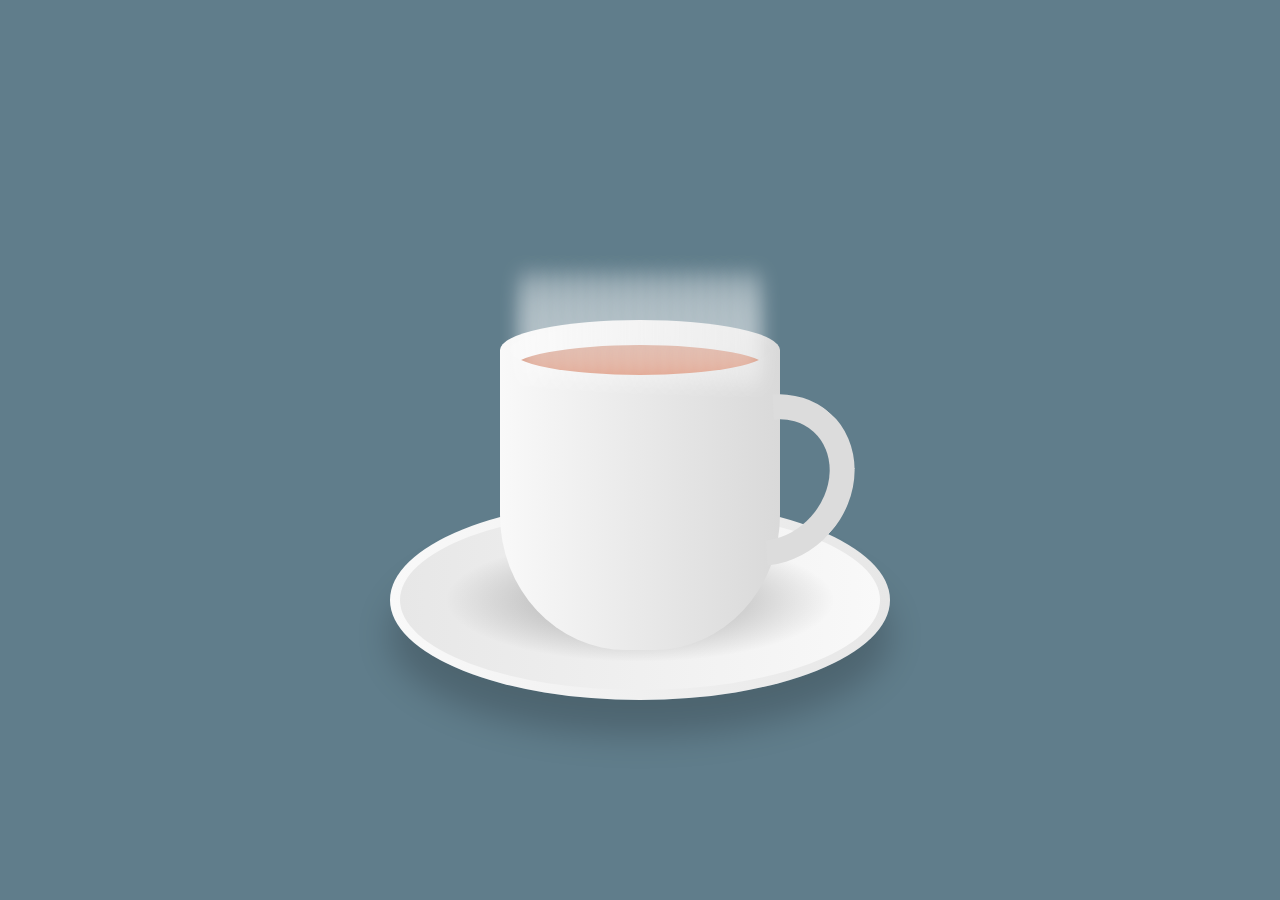
<file: 1-hot-tea-cup/index.html>
<!DOCTYPE html>
<html lang="en">
<head>
    <meta charset="UTF-8">
    <meta name="viewport" content="width=device-width, initial-scale=1.0">
    <title>Animated Tea Cup | CSS Animation</title>
    <link rel="stylesheet" href="style.css">
</head>
<body>
    <div class="container">
        <div class="plate"></div>
        <div class="cup">
            <div class="top">
                <div class="vapour">
                    <span style="--i:1;"></span>
                    <span style="--i:3;"></span>
                    <span style="--i:16;"></span>
                    <span style="--i:5;"></span>
                    <span style="--i:13;"></span>
                    <span style="--i:6;"></span>
                    <span style="--i:7;"></span>
                    <span style="--i:10;"></span>
                    <span style="--i:8;"></span>
                    <span style="--i:17;"></span>
                    <span style="--i:11;"></span>
                    <span style="--i:12;"></span>
                    <span style="--i:18;"></span>
                    <span style="--i:14;"></span>
                    <span style="--i:2;"></span>
                    <span style="--i:9;"></span>
                    <span style="--i:15;"></span>
                    <span style="--i:4;"></span>
                    <span style="--i:19;"></span>
                    <span style="--i:20;"></span>
                </div>
                <div class="circle">
                    <div class="tea"> </div>
                </div>
            </div>
            <div class="handle"></div>
        </div>
    </div>
</body>
</html>
</file>
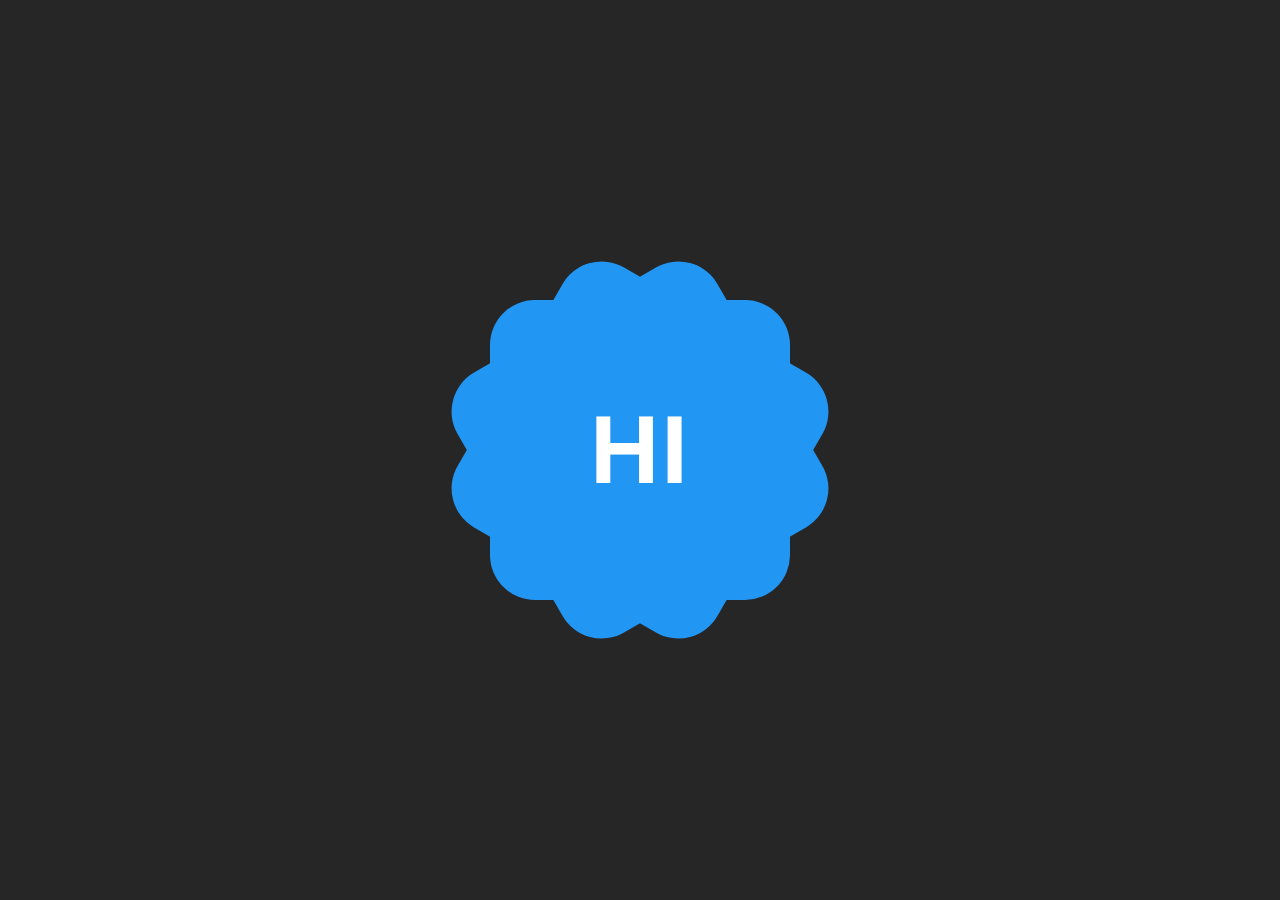
<file: 10-css-creative-div-shape/index.html>
<!DOCTYPE html>
<html lang="en">
<head>
    <meta charset="UTF-8">
    <meta name="viewport" content="width=device-width, initial-scale=1.0">
    <title>Creative Div Shape with Cool Hover Effects</title>
    <link rel="stylesheet" href="styles.css">
</head>
<body>
    <div class="box">
        <h1>Hi</h1>
    </div>
</body>
</html>
</file>
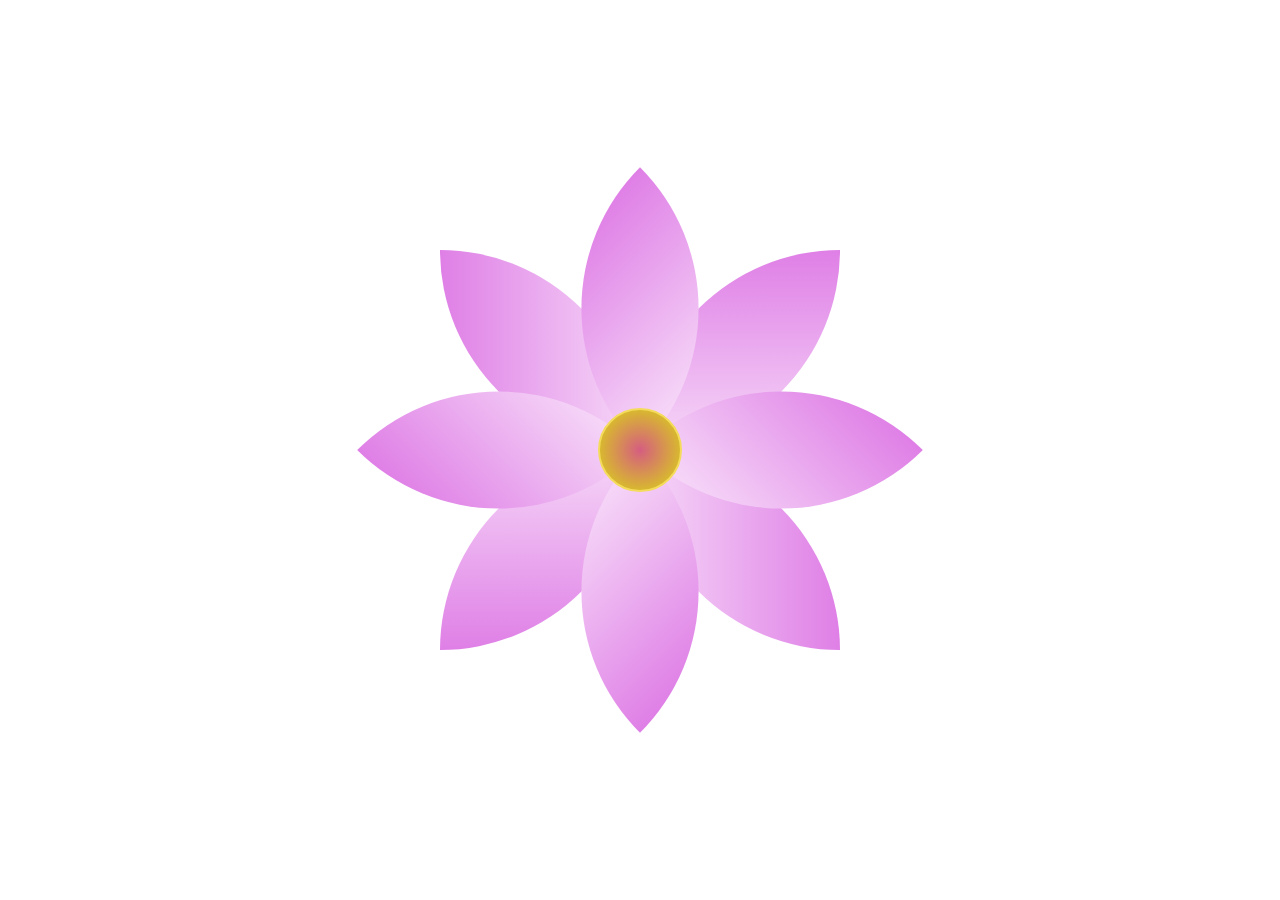
<file: 11-flower-shape/index.html>
<!DOCTYPE html>
<html lang="en">
<head>
    <meta charset="UTF-8">
    <meta name="viewport" content="width=device-width, initial-scale=1.0">
    <title>Flower Shape Css</title>
    <link rel="stylesheet" href="styles.css">
</head>
<body>
    <div class="wrapper">
        <div class="first-layer">
            <div class="leaf one"></div>
            <div class="leaf two"></div>
            <div class="leaf three"></div>
            <div class="leaf four"></div>
        </div>
        <div class="second-layer">
            <div class="leaf one"></div>
            <div class="leaf two"></div>
            <div class="leaf three"></div>
            <div class="leaf four"></div>
        </div>
        <div class="circle"></div>
    </div>
</body>
</html>
</file>
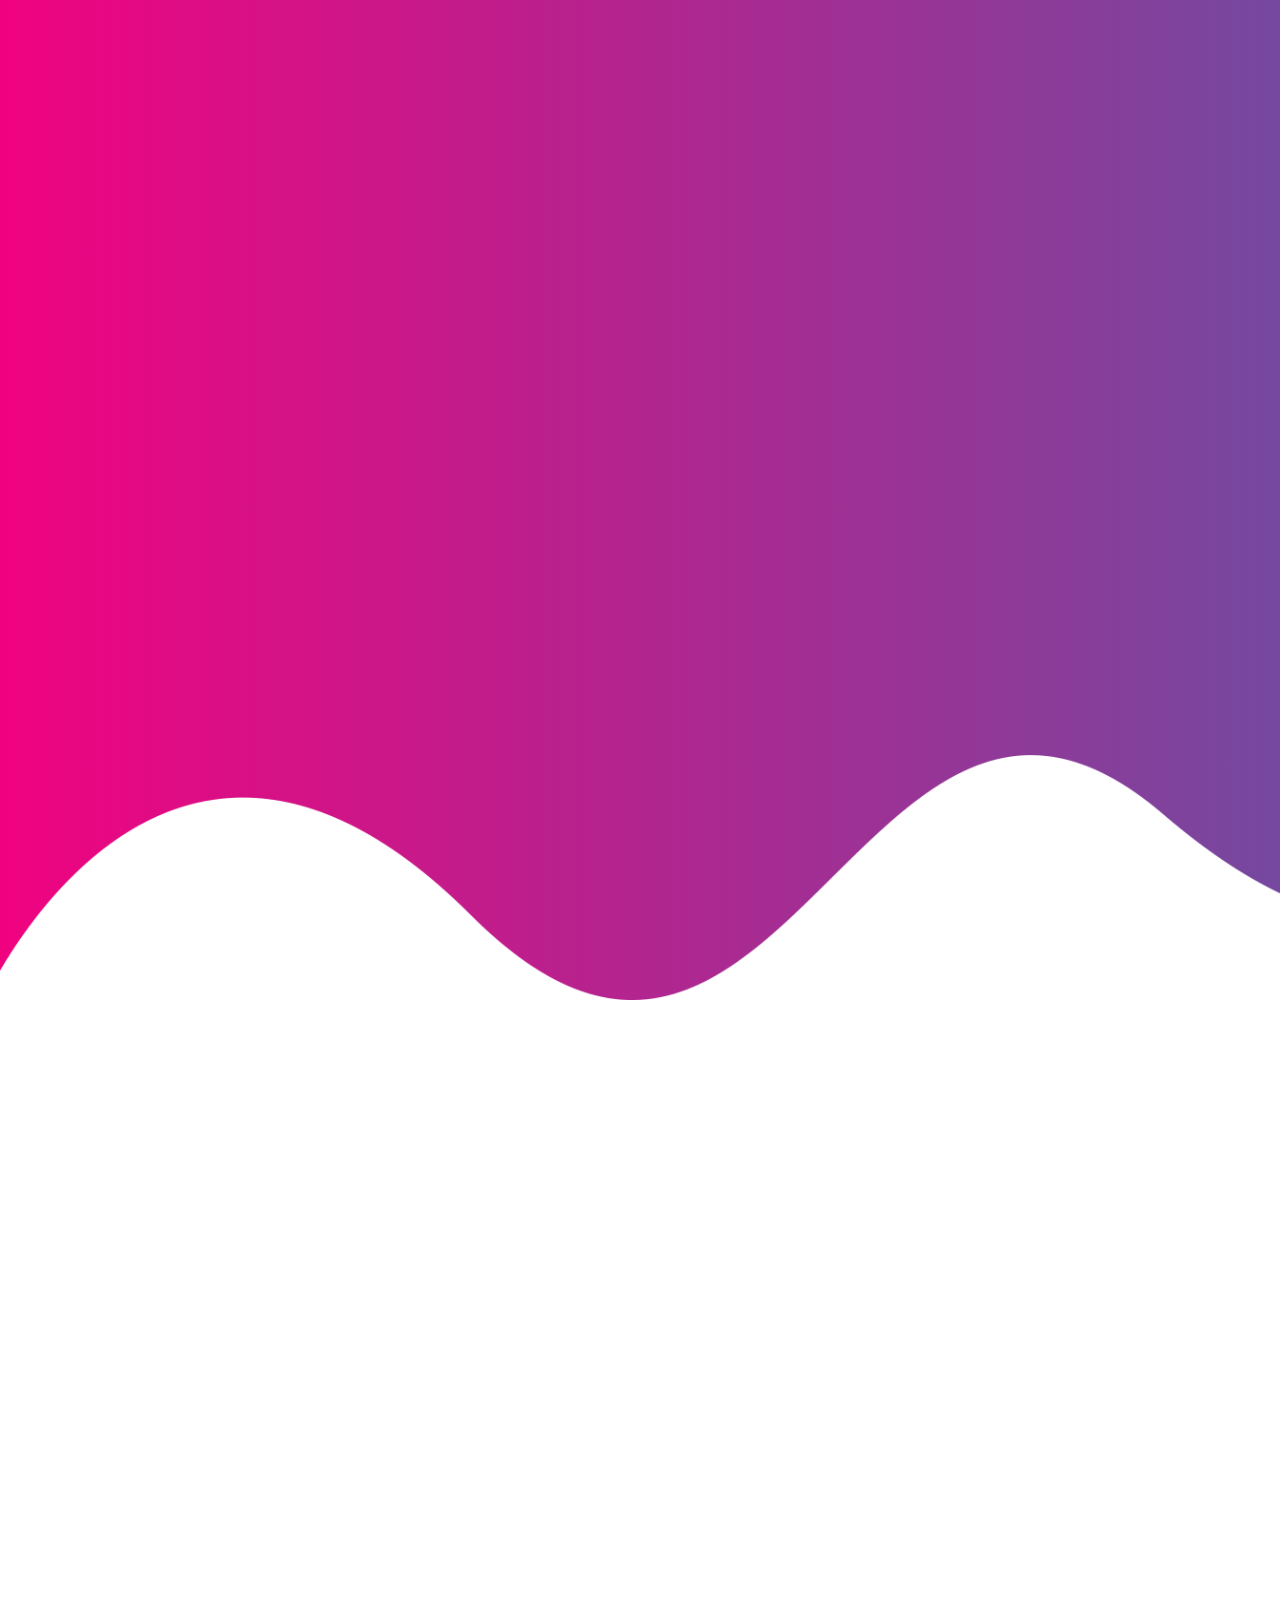
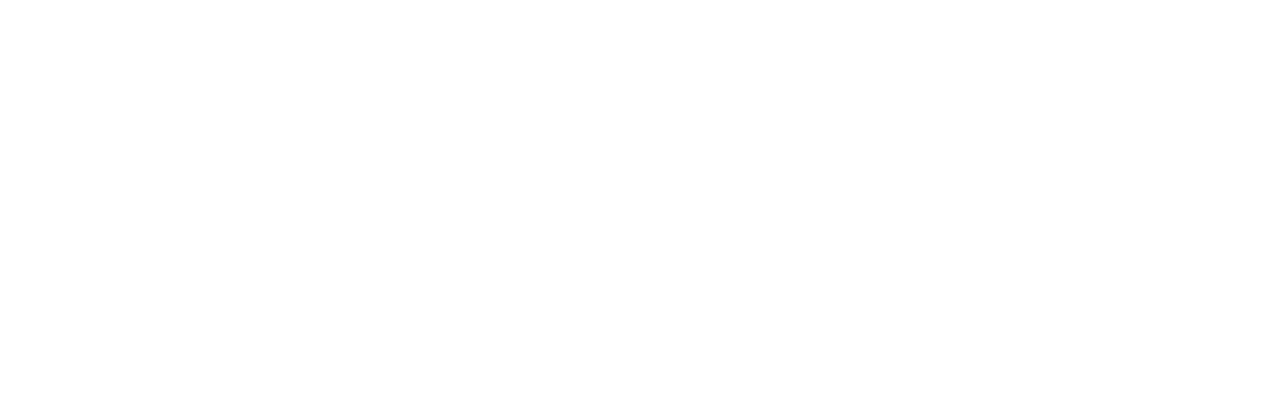
<file: 12-wavy-background/index.html>
<!DOCTYPE html>
<html lang="en">
<head>
    <meta charset="UTF-8">
    <meta name="viewport" content="width=device-width, initial-scale=1.0">
    <title>Wavy Background</title>
    <link rel="stylesheet" href="styles.css">
</head>
<body>
    <section class="wave"></section>
    <section></section>
</body>
</html>
</file>
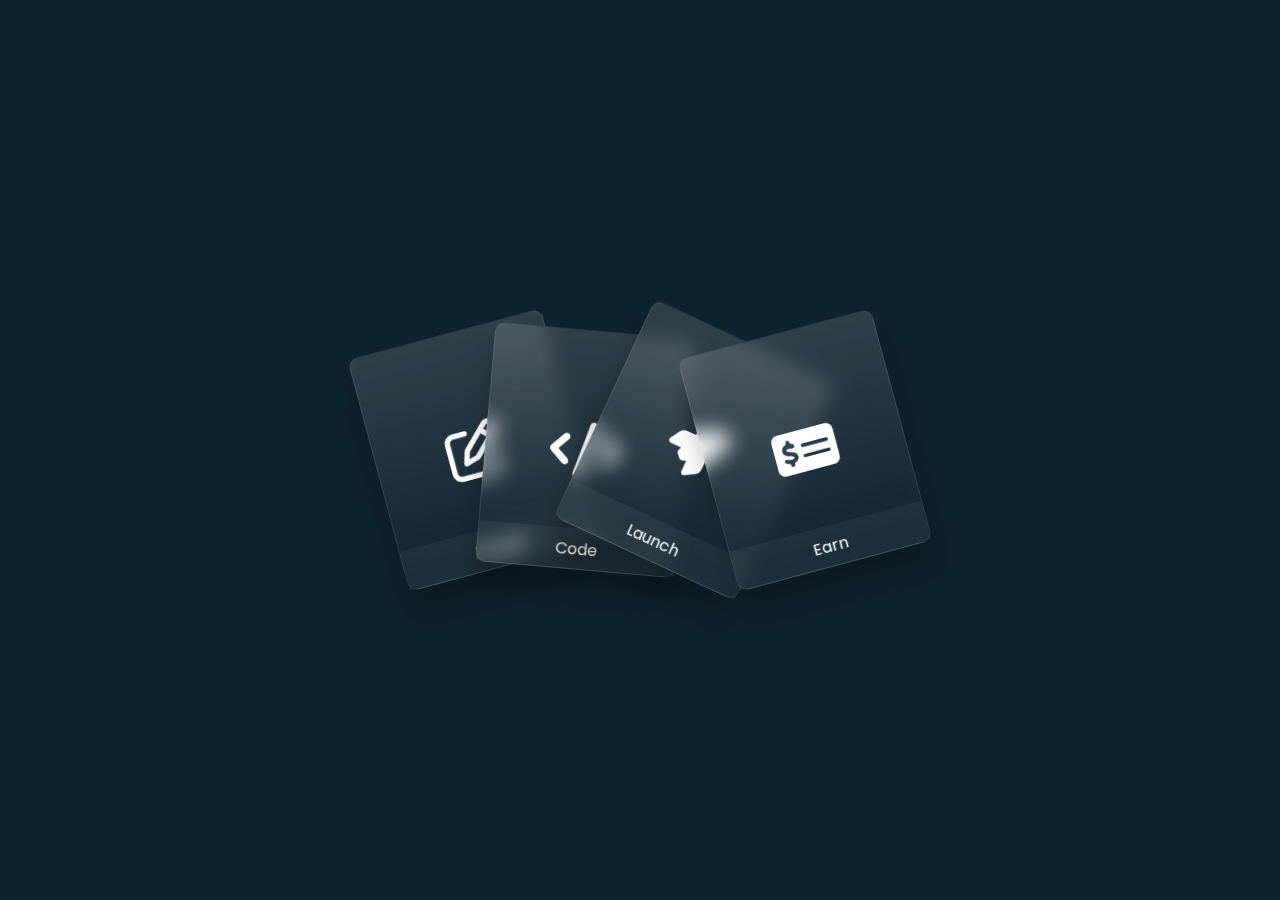
<file: 2-glassmorphism-cards-hover-effects/index.html>
<!DOCTYPE html>
<html lang="en">
<head>
    <meta charset="UTF-8">
    <meta name="viewport" content="width=device-width, initial-scale=1.0">
    <title>Glassmorphism Cards Hover Effects</title>
    <link rel="stylesheet" href="https://cdnjs.cloudflare.com/ajax/libs/font-awesome/6.7.2/css/all.min.css" integrity="sha512-Evv84Mr4kqVGRNSgIGL/F/aIDqQb7xQ2vcrdIwxfjThSH8CSR7PBEakCr51Ck+w+/U6swU2Im1vVX0SVk9ABhg==" crossorigin="anonymous" referrerpolicy="no-referrer" />
    <link rel="stylesheet" href="./style.css">
</head>
<body>
    <div class="container">
        <div class="glass" style="--r:-15;" data-text="Design">
            <i class="fa-regular fa-pen-to-square"></i>
        </div>
        <div class="glass" style="--r:5;" data-text="Code">
            <i class="fa-solid fa-code"></i>
        </div>
        <div class="glass" style="--r:25;" data-text="Launch">
            <i class="fa-solid fa-rocket"></i>
        </div>
        <div class="glass" style="--r:-15;" data-text="Earn">
            <i class="fa-solid fa-money-check-dollar"></i>
        </div>
    </div>
</body>
</html>
</file>
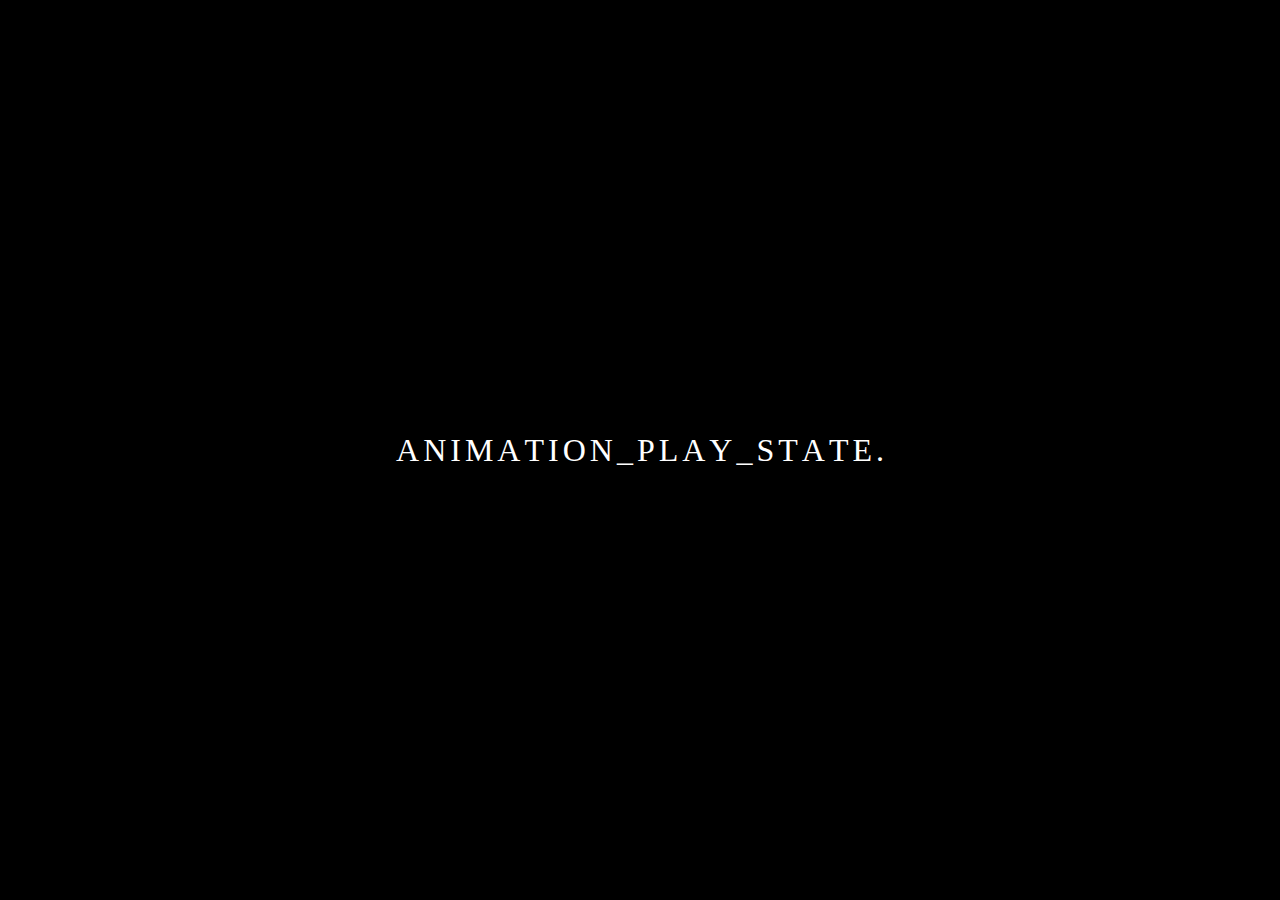
<file: 3-animation-play-state/index.html>
<!DOCTYPE html>
<html lang="en">
<head>
    <meta charset="UTF-8">
    <meta name="viewport" content="width=device-width, initial-scale=1.0">
    <title>Animation Play State Property</title>
    <link rel="stylesheet" href="style.css">
</head>
<body>
    <div class="loader">
        <span style="--i:1;">A</span>
        <span style="--i:2;">n</span>
        <span style="--i:3;">i</span>
        <span style="--i:4;">m</span>
        <span style="--i:5;">a</span>
        <span style="--i:6;">t</span>
        <span style="--i:7;">i</span>
        <span style="--i:8;">o</span>
        <span style="--i:9;">n</span>
        <span style="--i:10;">_</span>
        <span style="--i:11;">P</span>
        <span style="--i:12;">l</span>
        <span style="--i:13;">a</span>
        <span style="--i:14;">y</span>
        <span style="--i:15;">_</span>
        <span style="--i:16;">S</span>
        <span style="--i:17;">t</span>
        <span style="--i:18;">a</span>
        <span style="--i:19;">t</span>
        <span style="--i:20;">e</span>
        <span style="--i:21;">.</span>
    </div>
</body>
</html>
</file>
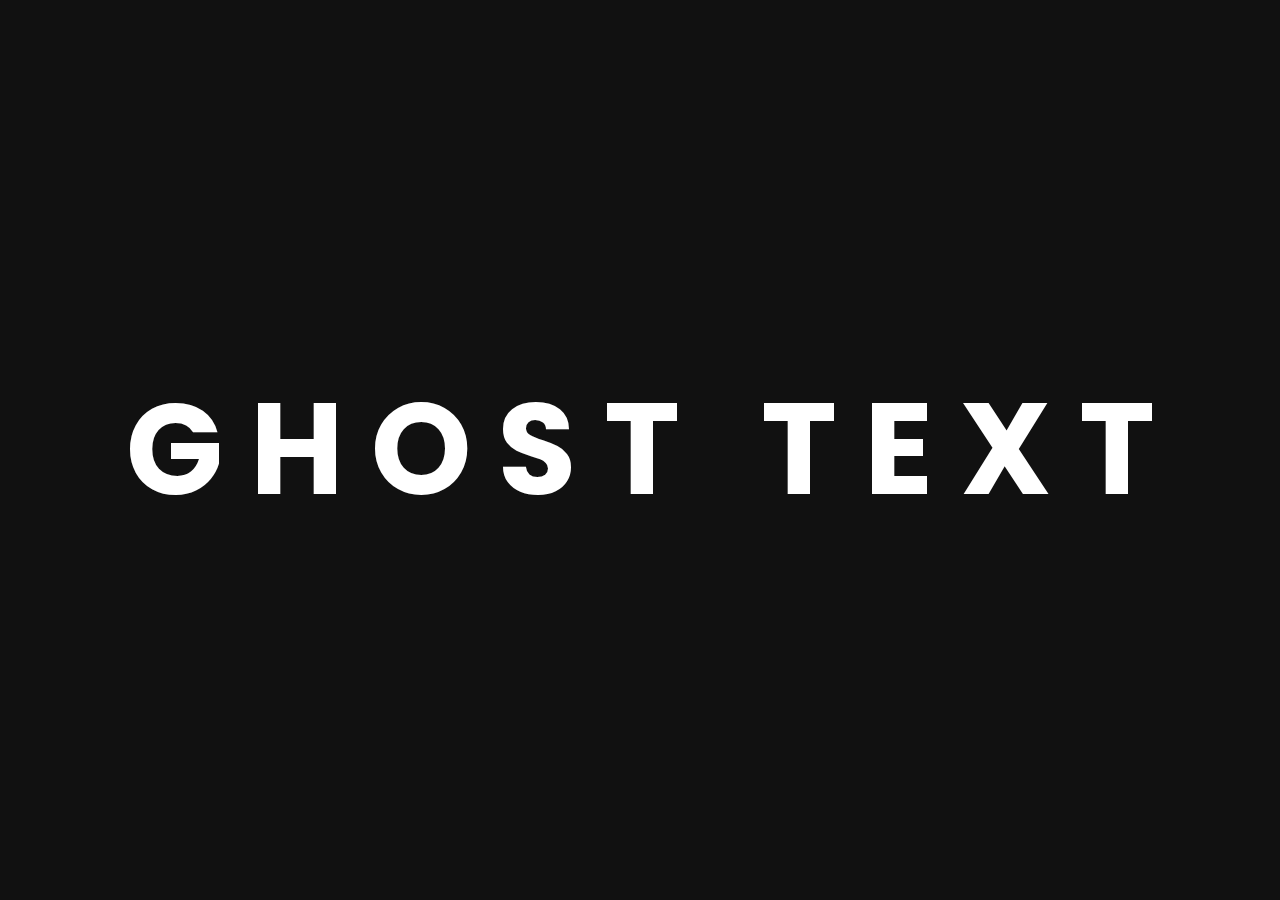
<file: 4-ghost-text/index.html>
<!DOCTYPE html>
<html lang="en">
<head>
    <meta charset="UTF-8">
    <meta name="viewport" content="width=device-width, initial-scale=1.0">
    <title>Ghost Text 2</title>
    <link rel="stylesheet" href="style.css">
</head>
<body>
    <section>
        <h2>
            <span>G</span>
            <span>h</span>
            <span>o</span>
            <span>s</span>
            <span>t&nbsp&nbsp</span>
            <span>T</span>
            <span>e</span>
            <span>x</span>
            <span>t</span>

        </h2>
    </section>
</body>
</html>
</file>
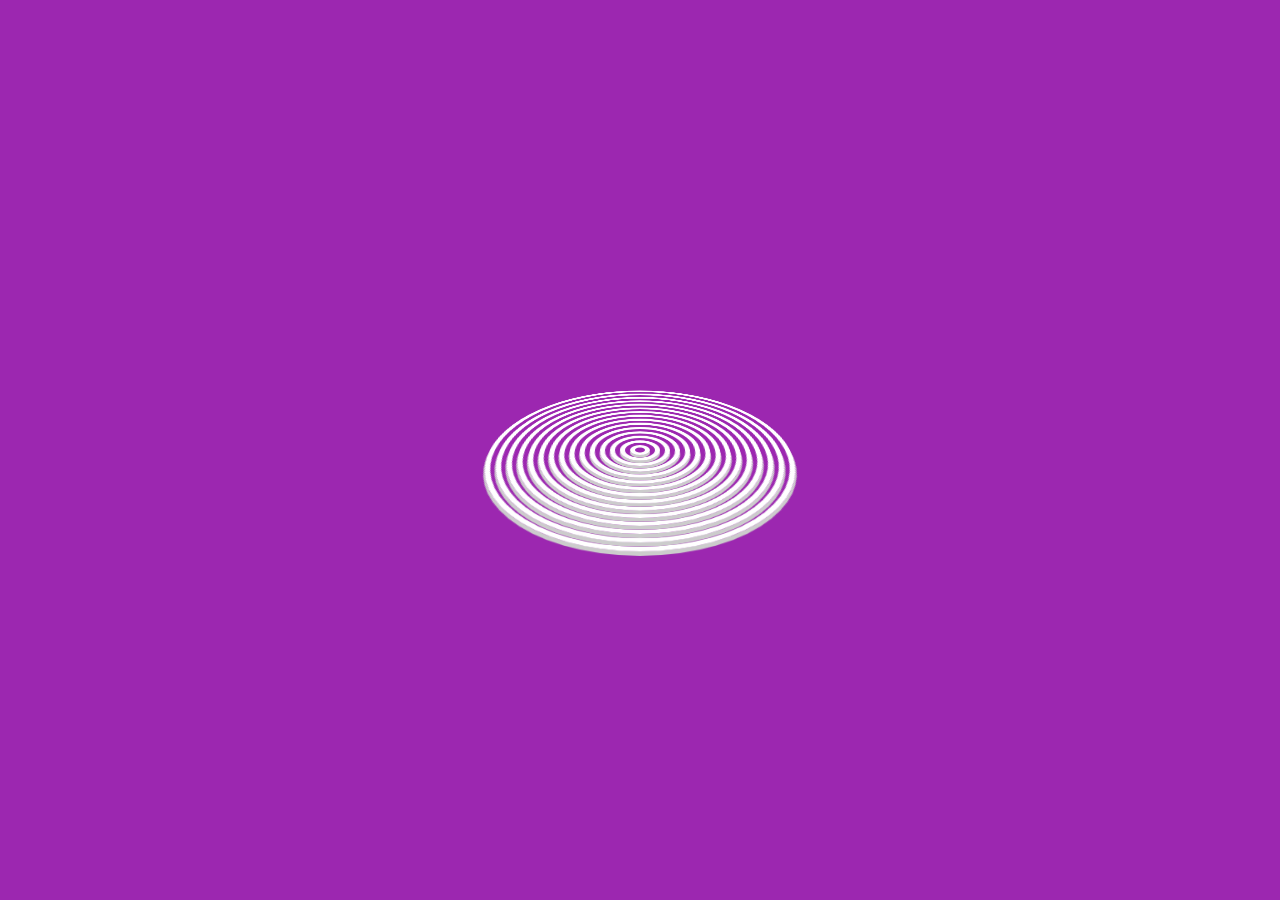
<file: 5-3d-wavy-circle-loader/index.html>
<!DOCTYPE html>
<html lang="en">
<head>
    <meta charset="UTF-8">
    <meta name="viewport" content="width=device-width, initial-scale=1.0">
    <title>3D Wavy Circle Loader Animation Effects</title>
    <link rel="stylesheet" href="styles.css">
</head>
<body>
    <div class="loader">
        <span></span>
        <span></span>
        <span></span>
        <span></span>
        <span></span>
        <span></span>
        <span></span>
        <span></span>
        <span></span>
        <span></span>
        <span></span>
        <span></span>
        <span></span>
        <span></span>
        <span></span>
    </div>
</body>
</html>
</file>
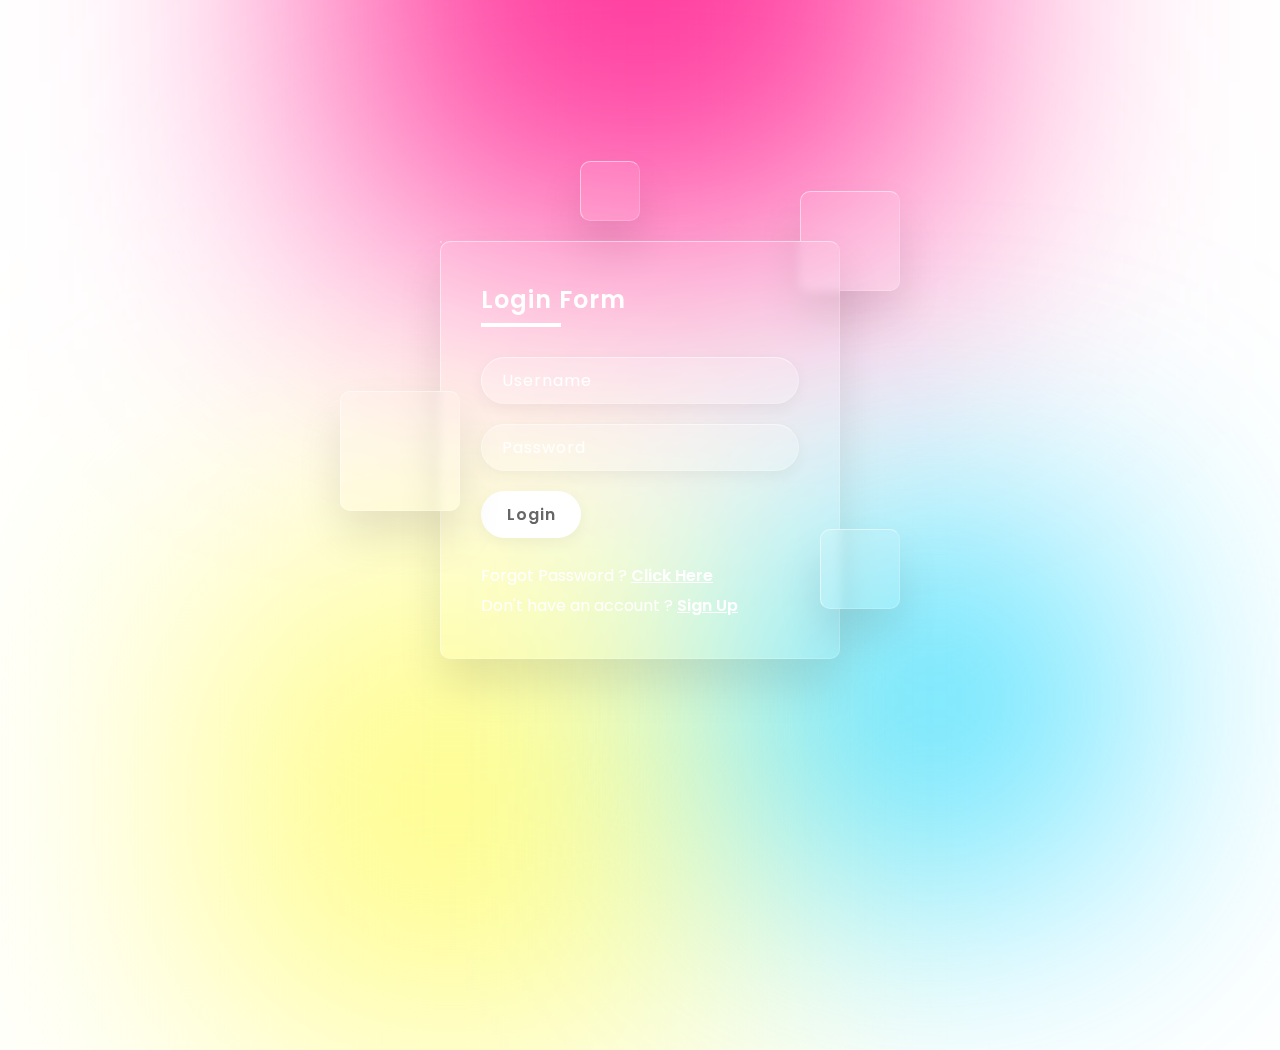
<file: 6-glassmorphism-login-form/index.html>
<!DOCTYPE html>
<html lang="en">
<head>
    <meta charset="UTF-8">
    <meta name="viewport" content="width=device-width, initial-scale=1.0">
    <title>Glassmorphism Login Form</title>
    <link rel="stylesheet" href="styles.css">
</head>
<body>
    <section>
        <div class="color"></div>
        <div class="color"></div>
        <div class="color"></div>
        <div class="box">
            <div class="square" style="--i:0;"></div>
            <div class="square" style="--i:1;"></div>
            <div class="square" style="--i:2;"></div>
            <div class="square" style="--i:3;"></div>
            <div class="square" style="--i:4;"></div>
            <div class="container">
                <div class="form">
                    <h2>Login Form</h2>
                    <form action="">
                        <div class="inputBox">
                            <input type="text" placeholder="Username">
                        </div>
                        <div class="inputBox">
                            <input type="password" placeholder="Password">
                        </div>
                        <div class="inputBox">
                            <input type="submit" value="Login">
                        </div>
                        <p class="forget">Forgot Password ? <a href="#">Click Here</a></p>
                        <p class="forget">Don't have an account ? <a href="#">Sign Up</a></p>
                    </form>
                </div>
            </div>
        </div>
    </section>
</body>
</html>
</file>
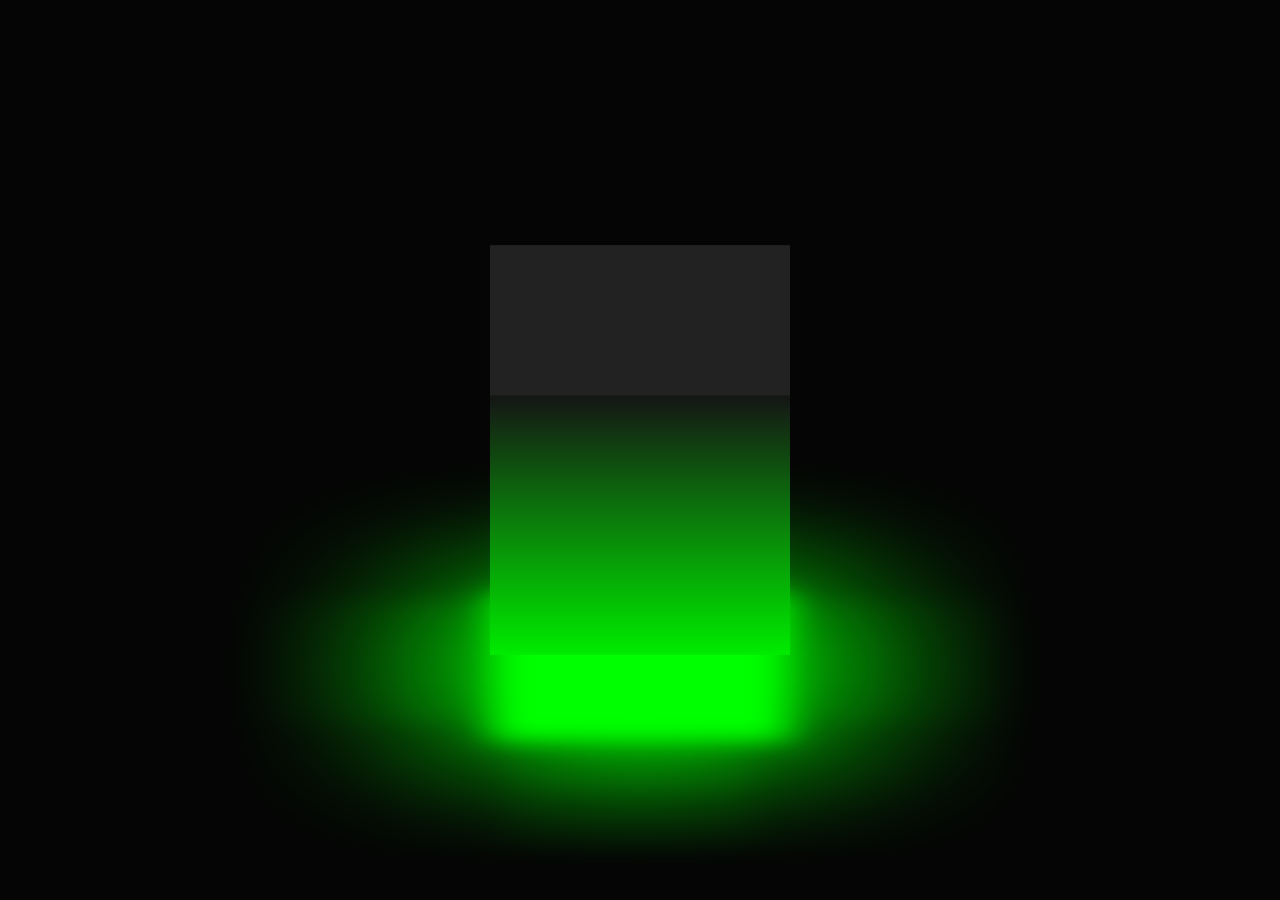
<file: 7-3d-glowing-cube/index.html>
<!DOCTYPE html>
<html lang="en">
<head>
    <meta charset="UTF-8">
    <meta name="viewport" content="width=device-width, initial-scale=1.0">
    <title>3d Glowing Cube</title>
    <link rel="stylesheet" href="styles.css">
</head>
<body>
    <div class="cube">
        <div class="top"></div>
        <div>
            <span style="--i:0;"></span>
            <span style="--i:1;"></span>
            <span style="--i:2;"></span>
            <span style="--i:3;"></span>
        </div>
    </div>
</body>
</html>
</file>
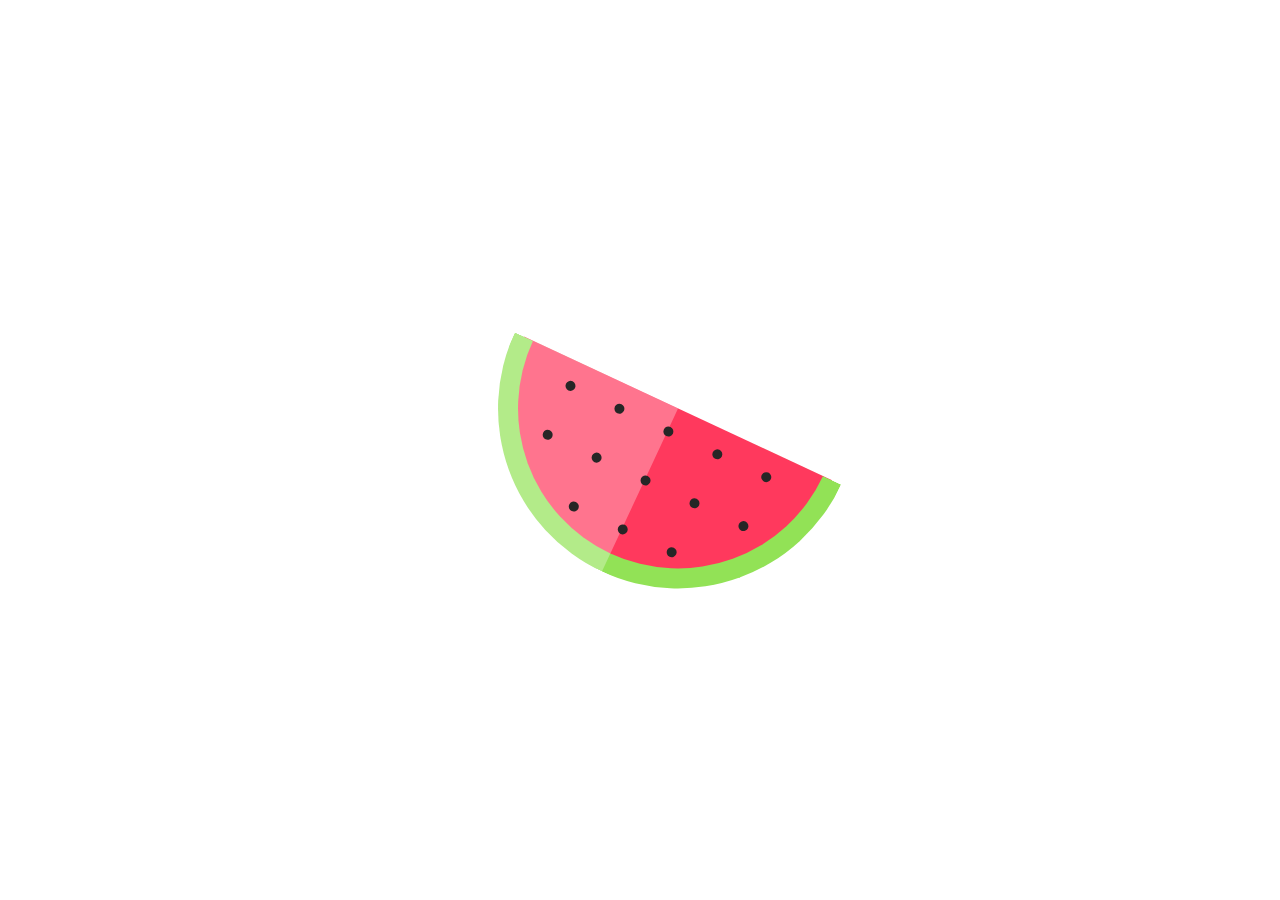
<file: 9-watermelon-shape/index.html>
<!DOCTYPE html>
<html lang="en">
<head>
    <meta charset="UTF-8">
    <meta name="viewport" content="width=device-width, initial-scale=1.0">
    <title>Watermelon Shape</title>
    <link rel="stylesheet" href="styles.css">
</head>
<body>
    <div class="shape">
        <span></span>
        <span></span>
        <span></span>
        <span></span>
        <span></span>
        <span></span>
        <span></span>
        <span></span>
        <span></span>
        <span></span>
        <span></span>
        <span></span>
        <span></span>
        <span></span>
        <span></span>
        <span></span>
    </div>
</body>
</html>
</file>
<file: 1-hot-tea-cup/style.css>
*{
    margin: 0;
    padding: 0;
    box-sizing: border-box;
}

body{
    display: flex;
    justify-content: center;
    align-items: center;
    min-height: 100vh;
    background: #607d8b;
}

.container{
    position: relative;
    top: 50px;
}

.cup {
    position: relative;
    width: 280px;
    height: 300px;
    background-image: linear-gradient(to right, #f9f9f9, #d9d9d9);
    border-bottom-left-radius: 45%;
    border-bottom-right-radius: 45%;
}

.top {
    position: absolute;
    top: -30px;
    left: 0;
    width: 100%;
    height: 60px;
    background-image: linear-gradient(to right, #f9f9f9, #d9d9d9);
    border-radius: 50%;
}

.circle{
    position: absolute;
    top:5px;
    left: 10px;
    width: calc(100% - 20px);
    height: 50px;
    background-image: linear-gradient(to right, #f9f9f9, #d9d9d9);
    border-radius: 50%;
    box-sizing: border-box;
    overflow: hidden;
}

.tea {
    position: absolute;
    top: 20px;
    left: 0;
    width: 100%;
    height: 100%;
    background-image: linear-gradient(#c57e65,#e28462);
    border-radius: 50%;
}

.handle {
    position: absolute;
    right: -70px;
    top: 40px;
    width: 160px;
    height: 180px;
    border: 25px solid #dcdcdc;
    border-left: 25px solid transparent;
    border-bottom: 25px solid transparent;
    border-radius: 50%;
    transform: rotate(42deg);
}

.plate {
    position: absolute;
    bottom: -50px;
    left: 50%;
    transform: translateX(-50%);
    width: 500px;
    height: 200px;
    background-image: linear-gradient(to right, #f9f9f9, #e7e7e7);
    border-radius: 50%;
    box-shadow: 0 35px 35px rgba(0, 0, 0, 0.2);
}

.plate::before {
    content: '';
    position:absolute;
    top: 10px;
    left: 10px;
    right: 10px;
    bottom: 10px;
    border-radius: 50%;
    background-image: linear-gradient(to left, #f9f9f9, #e7e7e7);
}

.plate::after {
    content: '';
    position:absolute;
    top: 30px;
    left: 30px;
    right: 30px;
    bottom: 30px;
    background-image: radial-gradient(rgba(0, 0, 0, 0.2) 25%, transparent,transparent);
    border-radius: 50%;
}

.vapour {
    position: relative;
    display: flex;
    z-index: 1;
    padding: 0 20px;
}

.vapour span {
    position: relative;
    display: block;
    bottom: 50px;
    margin: 0 2px 50px;
    min-width: 8px;
    height: 120px;
    background: #fff;
    border-radius: 50%;
    animation: animate 5s linear infinite;
    filter: blur(10px);
    animation-delay: calc(var(--i) * -0.5s);
}

@keyframes animate {
    0% {
        transform: translateY(0) scaleX(1);
        opacity: 0;
    }
    15% {
        opacity: 1;
    }
    50% {
        transform: translateY(-150px) scaleX(5);
    }
    95% {
        opacity: 0;
    }
    100% {
        transform: translateY(-300px) scaleX(10);
    }
}
</file>
<file: 10-css-creative-div-shape/styles.css>
body {
    margin: 0;
    padding: 0;
    background-color: #262626;
}

.box {
    position: absolute;
    top: 50%;
    left: 50%;
    transform: translate(-50%, -50%);
    width: 300px;
    height: 300px;
    background: #2196f3;
    transition: .5s;
    border-radius: 45px;
}

.box::before {
    content: '';
    position: absolute;
    width: 100%;
    height: 100%;
    background: #2196f3;
    transform: rotate(30deg);
    transition: .5s;
    border-radius: 45px;

}

.box::after {
    content: '';
    position: absolute;
    width: 100%;
    height: 100%;
    background: #2196f3;
    transform: rotate(-30deg);
    transition: .5s;
    border-radius: 45px;

}

.box:hover {
    border-radius: 10px;
}

.box:hover::before {
    border-radius: 10px;
    transform: rotate(-30deg);
    background-color: #fff;
}

.box:hover::after {
    border-radius: 10px;
    transform: rotate(30deg);
    background-color: #fff;
}

h1{
    position: absolute;
    top: 50%;
    left: 50%;
    transform: translate(-50%, -50%);
    color: #fff;
    z-index: 1;
    margin: 0;
    padding: 0;
    font-size: 6em;
    font-family: sans-serif;
    letter-spacing: 2px;
    text-transform: uppercase;

}

.box:hover h1{
    color: #2196f3;
}
</file>
<file: 11-flower-shape/styles.css>
body {
    margin: 0;
    padding: 0;
    display: flex;
    justify-content: center;
    align-items: center;
    min-height: 100vh;
}

.wrapper {
    position: relative;
    width: 400px;
    height: 400px;
    perspective: preserve-3d;
    animation: animate 10s linear infinite ;
}

@keyframes animate {
    0% , 100% {
        transform: rotate(0deg) scale(0.1);
    }
    50% {
        transform: rotate(360deg) scale(0.08);

    }
}

.first-layer, .second-layer {
    width: 400px;
    height: auto;
    display: flex;
    flex-wrap: wrap;
    position: absolute;
}

.leaf {
    width: 200px;
    height: 200px;
    border-radius: 0 100%;
    background-image: linear-gradient(to right, rgb(246, 216, 248), rgb(223, 127, 230));
}

.one {
    transform: rotate(180deg);
}

.two {
    transform: rotate(270deg);
}

.three {
    transform: rotate(90deg);
}

.first-layer {
    transform: rotate(90px);
}

.second-layer {
    transform: rotate(45deg);
}

.circle {
    position: absolute;
    top: 50%;
    left: 50%;
    transform: translate(-50%, -50%);
    width: 80px;
    height: 80px;
    border-radius: 50%;
    border: 2px solid rgb(245, 219, 92);
    background-image: radial-gradient(rgb(213, 93, 129), rgb(217, 221, 14));
}
</file>
<file: 12-wavy-background/styles.css>
body {
    margin: 0;
    padding: 0;
}

section {
    width: 100%;
    height: 1000px;
}

.wave {
    position: relative;
    background-image: linear-gradient(90deg, #f0027f, #75489f);
}

.wave::before {
    content: "";
    position: absolute;
    bottom: 0;
    left: 0;
    width: 100%;
    height: 245px;
    background-image: url(wave.png);
    background-size: cover;
}
</file>
<file: 2-glassmorphism-cards-hover-effects/style.css>
@import url('https://fonts.googleapis.com/css2?family=Poppins:ital,wght@0,100;0,200;0,300;0,400;0,500;0,600;0,700;0,800;0,900;1,100;1,200;1,300;1,400;1,500;1,600;1,700;1,800;1,900&display=swap');

* {
    margin: 0;
    padding: 0;
    box-sizing: border-box;
    font-family: 'Poppins', sans-serif;
}

body {
    display: flex;
    justify-content: center;
    align-items: center;
    min-height: 100vh;
    background: #0f222f;
}

.container {
    position: relative;
    display: flex;
    justify-content: center;
    align-items: center;
}

.container .glass {
    position: relative;
    width: 200px;
    height: 240px;
    background-image: linear-gradient(#fff2 , transparent);
    border: 1px solid rgba(255, 255, 255, 0.1);
    box-shadow: 0 25px 25px rgba(0, 0, 0, 0.25);
    backdrop-filter: blur(10px);
    display: flex;
    justify-content: center;
    align-items: center;
    transition: 0.5s;
    border-radius: 10px;
    margin: 0 -45px;
    transform: rotate(calc(var(--r) * 1deg));
}

.container:hover .glass{
    transform: rotate(0deg);
    margin: 0 20px;
}

.container .glass::before {
    content: attr(data-text);
    position: absolute;
    bottom: 0;
    width: 100%;
    height: 40px;
    background: rgba(255, 255, 255, 0.05);
    display: flex;
    justify-content: center;
    align-items: center;
    color: #fff;
}

.container .glass i {
    font-size: 3.5em;
    color: #fff;
}
</file>
<file: 3-animation-play-state/style.css>
* {
    margin: 0;
    padding: 0;
    box-sizing: border-box;
    font-family: consolas;
}

body {
    display: flex;
    justify-content: center;
    align-items: center;
    min-height: 100vh;
    background: #000;
}

.loader {
    position: relative;
}

.loader span {
    position: relative;
    font-size: 2em;
    color: #fff;
    display: inline-block;
    text-transform: uppercase;
    animation: animate 2s ease-in-out infinite;
    animation-delay: calc(0.1s * var(--i));
}

@keyframes animate {
    0%, 40%, 100% {
        transform: translateY(0);
    }
    20% {
        transform: translateY(-50px);
    }
}
</file>
<file: 4-ghost-text/style.css>
@import url('https://fonts.googleapis.com/css2?family=Poppins:ital,wght@0,100;0,200;0,300;0,400;0,500;0,600;0,700;0,800;0,900;1,100;1,200;1,300;1,400;1,500;1,600;1,700;1,800;1,900&display=swap');

* {
    margin: 0;
    padding: 0;
    box-sizing: border-box;
    font-family: 'Poppins', sans-serif;
}

section {
    position: relative;
    width: 100%;
    height: 100vh;
    display: flex;
    justify-content: center;
    align-items: center;
    background-color: #111;
    overflow: hidden;
}

h2 {
    font-size: 8em;
    color: #fff;
    text-transform: uppercase;
    text-align: center;
}

h2 span {
    transition: 1.5s;
}

h2:hover span {
    filter: blur(20px);
    opacity: 0;
    transform: scale(2);
}

h2 span:nth-child(10n+1) {
    transition-delay: 0s;
}
h2 span:nth-child(10n+2) {
    transition-delay: 0.1s;
}
h2 span:nth-child(10n+3) {
    transition-delay: 0.2s;
}
h2 span:nth-child(10n+4) {
    transition-delay: 0.3s;
}
h2 span:nth-child(10n+5) {
    transition-delay: 0.4s;
}
h2 span:nth-child(10n+6) {
    transition-delay: 0.5s;
}
h2 span:nth-child(10n+7) {
    transition-delay: 0.6s;
}
h2 span:nth-child(10n+8) {
    transition-delay: 0.7s;
}
h2 span:nth-child(10n+9) {
    transition-delay: 0.8s;
}
h2 span:nth-child(10n+10) {
    transition-delay: 0.9s;
}
</file>
<file: 5-3d-wavy-circle-loader/styles.css>
* {
    margin: 0;
    padding: 0;
    box-sizing: border-box;
}

body {
    display: flex;
    justify-content: center;
    align-items: center;
    min-height: 100vh;
    background: #9c27b0;
}

.loader {
    position: relative;
    width: 300px;
    height: 300px;
    transform-style: preserve-3d;
    transform: perspective(500px) rotateX(60deg);
}

.loader span {
    position: absolute;
    display: block;
    border: 5px solid #fff;
    box-shadow: 0 5px 0 #ccc;
    box-sizing: border-box;
    border-radius: 50%;
    animation: animate 3s ease-in-out infinite;
}

@keyframes animate {
    0%, 100% {
        transform: translateZ(-100px);
    }
    50% {
        transform: translateZ(100px);
    }
    
}

.loader span:nth-child(1) {
    top: 0;
    left: 0;
    right: 0;
    bottom: 0;
    animation-delay: 1.4s;
}

.loader span:nth-child(2) {
    top: 10px;
    left: 10px;
    right: 10px;
    bottom: 10px;
    animation-delay: 1.3s;
}

.loader span:nth-child(3) {
    top: 20px;
    left: 20px;
    right: 20px;
    bottom: 20px;
    animation-delay: 1.2s;
}

.loader span:nth-child(4) {
    top: 30px;
    left: 30px;
    right: 30px;
    bottom: 30px;
    animation-delay: 1.1s;
}

.loader span:nth-child(5) {
    top: 40px;
    left: 40px;
    right: 40px;
    bottom: 40px;
    animation-delay: 1s;
}

.loader span:nth-child(6) {
    top: 50px;
    left: 50px;
    right: 50px;
    bottom: 50px;
    animation-delay: 0.9s;
}

.loader span:nth-child(7) {
    top: 60px;
    left: 60px;
    right: 60px;
    bottom: 60px;
    animation-delay: 0.8s;
}

.loader span:nth-child(8) {
    top: 70px;
    left: 70px;
    right: 70px;
    bottom: 70px;
    animation-delay: 0.7s;
}

.loader span:nth-child(9) {
    top: 80px;
    left: 80px;
    right: 80px;
    bottom: 80px;
    animation-delay: 0.6s;
}

.loader span:nth-child(10) {
    top: 90px;
    left: 90px;
    right: 90px;
    bottom: 90px;
    animation-delay: 0.5s;
}

.loader span:nth-child(11) {
    top: 100px;
    left: 100px;
    right: 100px;
    bottom: 100px;
    animation-delay: 0.4s;
}

.loader span:nth-child(12) {
    top: 110px;
    left: 110px;
    right: 110px;
    bottom: 110px;
    animation-delay: 0.3s;
}

.loader span:nth-child(13) {
    top: 120px;
    left: 120px;
    right: 120px;
    bottom: 120px;
    animation-delay: 0.1s;
}

.loader span:nth-child(14) {
    top: 130px;
    left: 130px;
    right: 130px;
    bottom: 130px;
    animation-delay: 0.1s;
}

.loader span:nth-child(15) {
    top: 140px;
    left: 140px;
    right: 140px;
    bottom: 140px;
    animation-delay: 0s;
}
</file>
<file: 6-glassmorphism-login-form/styles.css>
@import url('https://fonts.googleapis.com/css2?family=Poppins:ital,wght@0,100;0,200;0,300;0,400;0,500;0,600;0,700;0,800;0,900;1,100;1,200;1,300;1,400;1,500;1,600;1,700;1,800;1,900&display=swap');

* {
    margin: 0;
    padding: 0;
    box-sizing: border-box;
    font-family: 'Poppins', sans-serif;
}

body {
    overflow: hidden;
}

section {
    min-height: 100vh;
    display: flex;
    justify-content: center;
    align-items: center;
    background-color: linear-gradient(to bottom, #f1f4f9, #dff1ff);
}

section .color {
    position: absolute;
    filter: blur(150px);
}

section .color:nth-child(1) {
    top: -350px;
    width: 600px;
    height: 600px;
    background-color: #ff359b;
}

section .color:nth-child(2) {
    bottom: -150px;
    left: 200px;
    width: 500px;
    height: 500px;
    background-color: #fffd87;
}

section .color:nth-child(3) {
    bottom: 50px;
    right: 200px;
    width: 300px;
    height: 300px;
    background-color: #00d2ff;
}

.box {
    position: relative;
}

.box .square {
    position: absolute;
    backdrop-filter: blur(5px);
    background-color: rgba(255, 255, 255, 0.1);
    box-shadow: 0 25px 45px rgba(0, 0, 0, 0.1);
    border: 1px solid rgba(255, 255, 255, 0.5);
    border-right: 1px solid rgba(255, 255, 255, 0.2);
    border-bottom: 1px solid rgba(255, 255, 255, 0.2);
    border-radius: 10px;
    animation: animate 10s linear infinite;
    animation-delay: calc(-1s * var(--i));
}
@keyframes animate {
    0%, 100% {
        transform: translateY(-40px);
    }
    50% {
        transform: translateY(40px);
    }
    
}

.box .square:nth-child(1) {
    top: -50px;
    right: -60px;
    width: 100px;
    height: 100px;
}
.box .square:nth-child(2) {
    top: 150px;
    left: -100px;
    width: 120px;
    height: 120px;
    z-index: 2;
}
.box .square:nth-child(3) {
    bottom: 50px;
    right: -60px;
    width: 80px;
    height: 80px;
    z-index: 2;
}
.box .square:nth-child(4) {
    bottom: -80px;
    left: 100px;
    width: 50px;
    height: 50px;
}
.box .square:nth-child(4) {
    top: -80px;
    left: 140px;
    width: 60px;
    height: 60px;
}

.container {
    position: relative;
    width: 400px;
    min-height: 400px;
    background-color: rgba(255, 255, 255, 0.1);
    border-radius: 10px;
    display: flex;
    justify-content: center;
    align-items: center;
    backdrop-filter: blur(5px);
    box-shadow: 0 25px 45px rgba(0, 0, 0, 0.1);
    border: 1px solid rgba(255, 255, 255, 0.5);
    border-right: 1px solid rgba(255, 255, 255, 0.2);
    border-bottom: 1px solid rgba(255, 255, 255, 0.2);
}

.form {
    position: relative;
    width: 100%;
    height: 100%;
    padding: 40px
}

.form h2 {
    position: relative;
    color: #fff;
    font-size: 24px;
    font-weight: 600;
    letter-spacing: 1px;
    margin-bottom: 40px;
}

.form h2::before {
    content: '';
    position: absolute;
    left: 0;
    bottom: -10px;
    width: 80px;
    height: 4px;
    background-color: #fff;
}

.form .inputBox {
    width: 100%;
    margin-top: 20px;
}

.form .inputBox input {
    width: 100%;
    background-color: rgba(255, 255, 255, 0.2);
    border: none;
    border-radius: 35px;
    padding: 10px 20px;
    outline: none;
    border: 1px solid rgba(255, 255, 255, 0.5);
    border-right: 1px solid rgba(255, 255, 255, 0.2);
    border-bottom: 1px solid rgba(255, 255, 255, 0.2);
    font-size: 16px;
    letter-spacing: 1px;
    color: #fff;
    box-shadow: 0 5px 15px rgba(0, 0, 0, 0.05);
}

.form .inputBox input::placeholder {
    color: #fff;
}

.form .inputBox input[type="submit"] {
    background-color: #fff;
    color: #666;
    max-width: 100px;
    cursor: pointer;
    margin-bottom: 20px;
    font-weight: 600;
}

.forget {
    margin-top: 5px;
    color: #fff;
}

.forget a {
    color: #fff;
    font-weight: 600;
}
</file>
<file: 7-3d-glowing-cube/styles.css>
* {
    margin: 0;
    padding: 0;
    box-sizing: border-box;
}

body {
    display: flex;
    justify-content: center;
    align-items: center;
    min-height: 100vh;
    background-color: #050505;
}

.cube {
    position: relative;
    width: 300px;
    height: 300px;
    transform-style: preserve-3d;
    transform: rotateX(-30deg);
    animation: animate 4s linear infinite;
}

@keyframes animate {
    0% {
        transform: rotateX(-30deg) rotateY(0deg);
    }
    100% {
        transform: rotateX(-30deg) rotateY(360deg);
    }
}

.cube div {
    position: absolute;
    top: 0;
    left: 0;
    width: 100%;
    height: 100%;
    transform-style: preserve-3d;
}

.cube div span {
    position: absolute;
    top: 0;
    left: 0;
    width: 100%;
    height: 100%;
    background: linear-gradient(#151515, #00ec00);
    transform: rotateY(calc(90deg * var(--i))) translateZ(150px);
}

.top {
    position: absolute;
    top: 0;
    left: 0;
    width: 100%;
    height: 100%;
    background: #222;
    transform: rotateX(90deg) translateZ(150px);
}

.top::before {
    content: '';
    position: absolute;
    top: 0;
    left: 0;
    width: 300px;
    height: 300px;
    background-color: #0f0;
    transform: translateZ(-400px);
    filter: blur(20px);
    box-shadow: 0 0 120px rgba(0, 255, 0, 0.2),
                0 0 200px rgba(0, 255, 0, 0.4),
                0 0 300px rgba(0, 255, 0, 0.6),
                0 0 400px rgba(0, 255, 0, 0.8),
                0 0 500px rgba(0, 255, 0, 1);
}
</file>
<file: 9-watermelon-shape/styles.css>
body {
    margin: 0;
    padding: 0;
}

.shape {
    position: absolute;
    top: 50%;
    left: 50%;
    transform: translate(-50%, -50%) translateY(40px) rotate(25deg);
    width: 320px ;
    height: 160px;
    background-color: #ff395d;
    border-left: 20px solid #92e256;
    border-right: 20px solid #92e256;
    border-bottom: 20px solid #92e256;
    border-bottom-left-radius: 200px;
    border-bottom-right-radius: 200px;
}

.shape::before {
    content: "";
    position: absolute;
    top: 0;
    left: -20px;
    width: calc(50% + 20px);
    height: calc(100% + 20px);
    background-color: rgba(255, 255, 255, 0.3);
}

span {
    display: inline-block;
    width: 10px;
    height: 10px;
    background-color: #262626;
    border-radius: 50px;
    margin: 20px;
    position: relative;
    left: 8.6%;
}

span:nth-child(6), span:nth-child(12), span:nth-child(13) {
    background-color: transparent;
};
</file>
